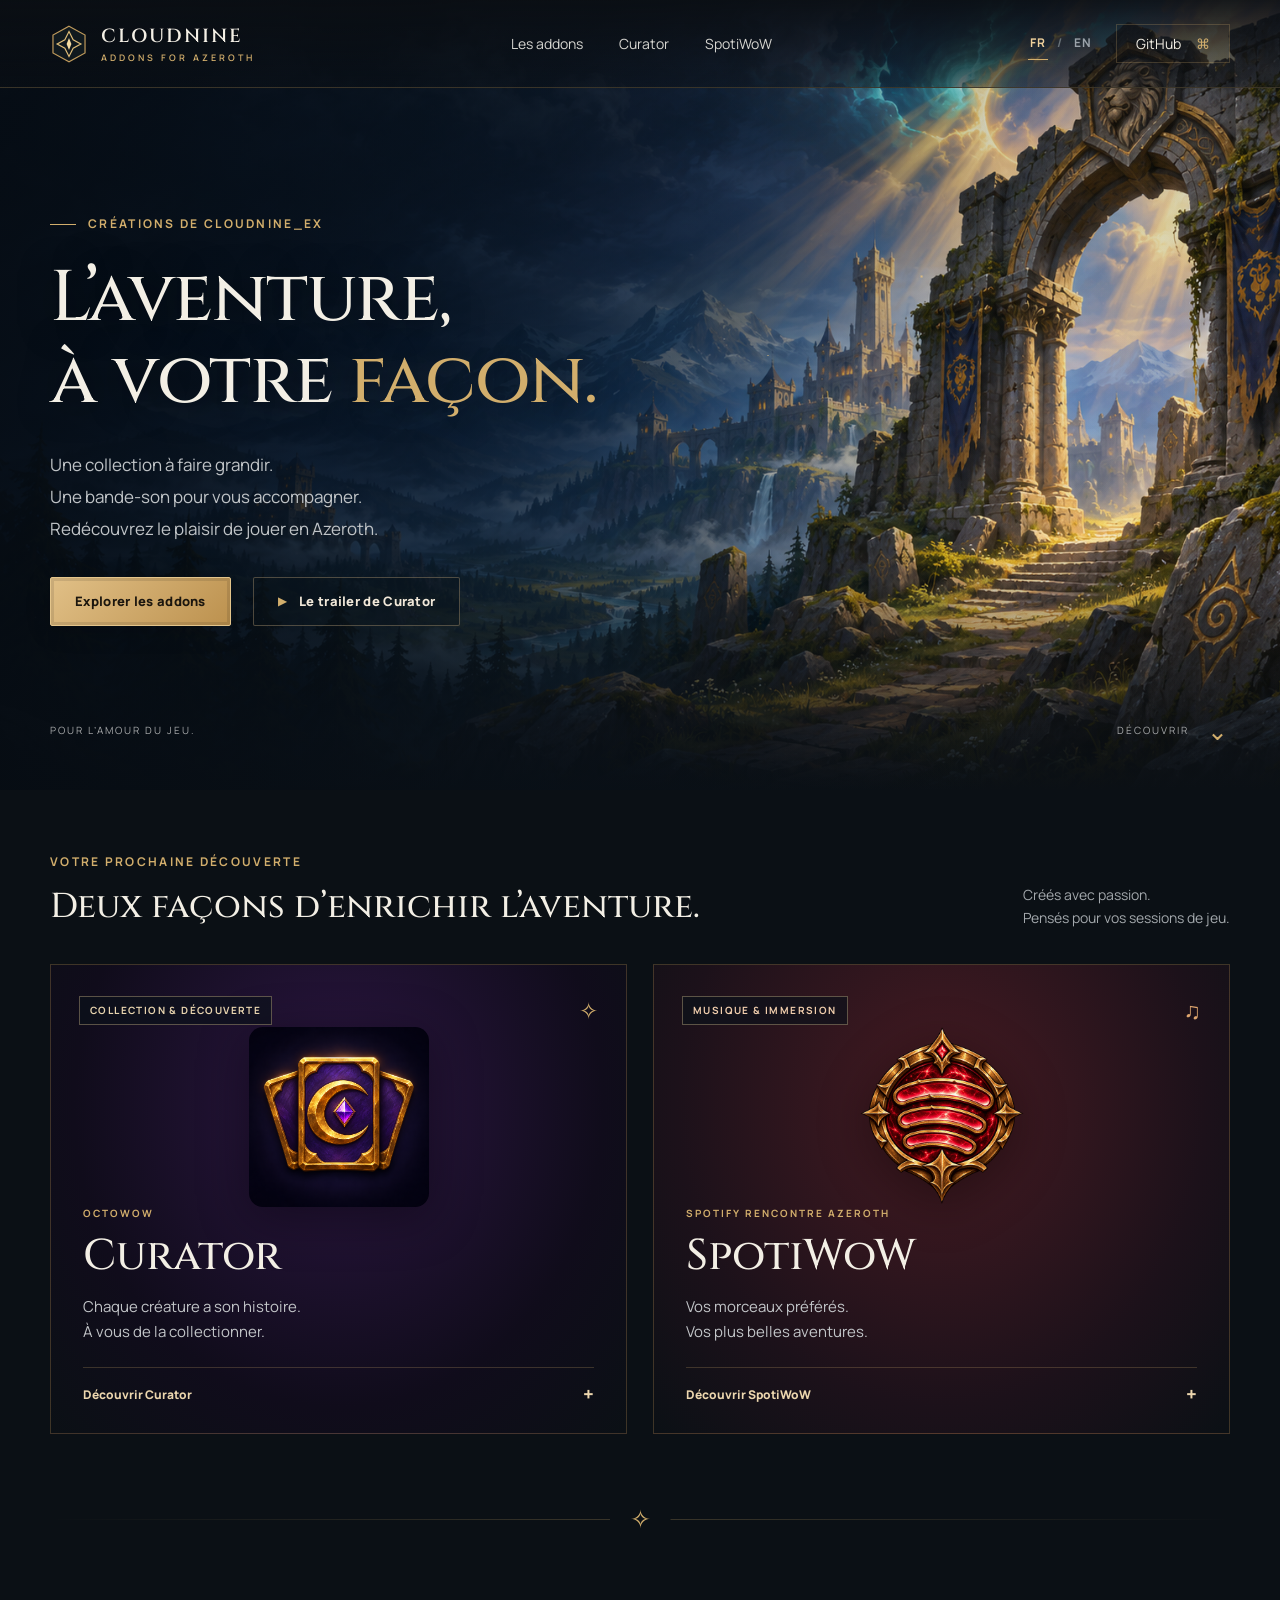
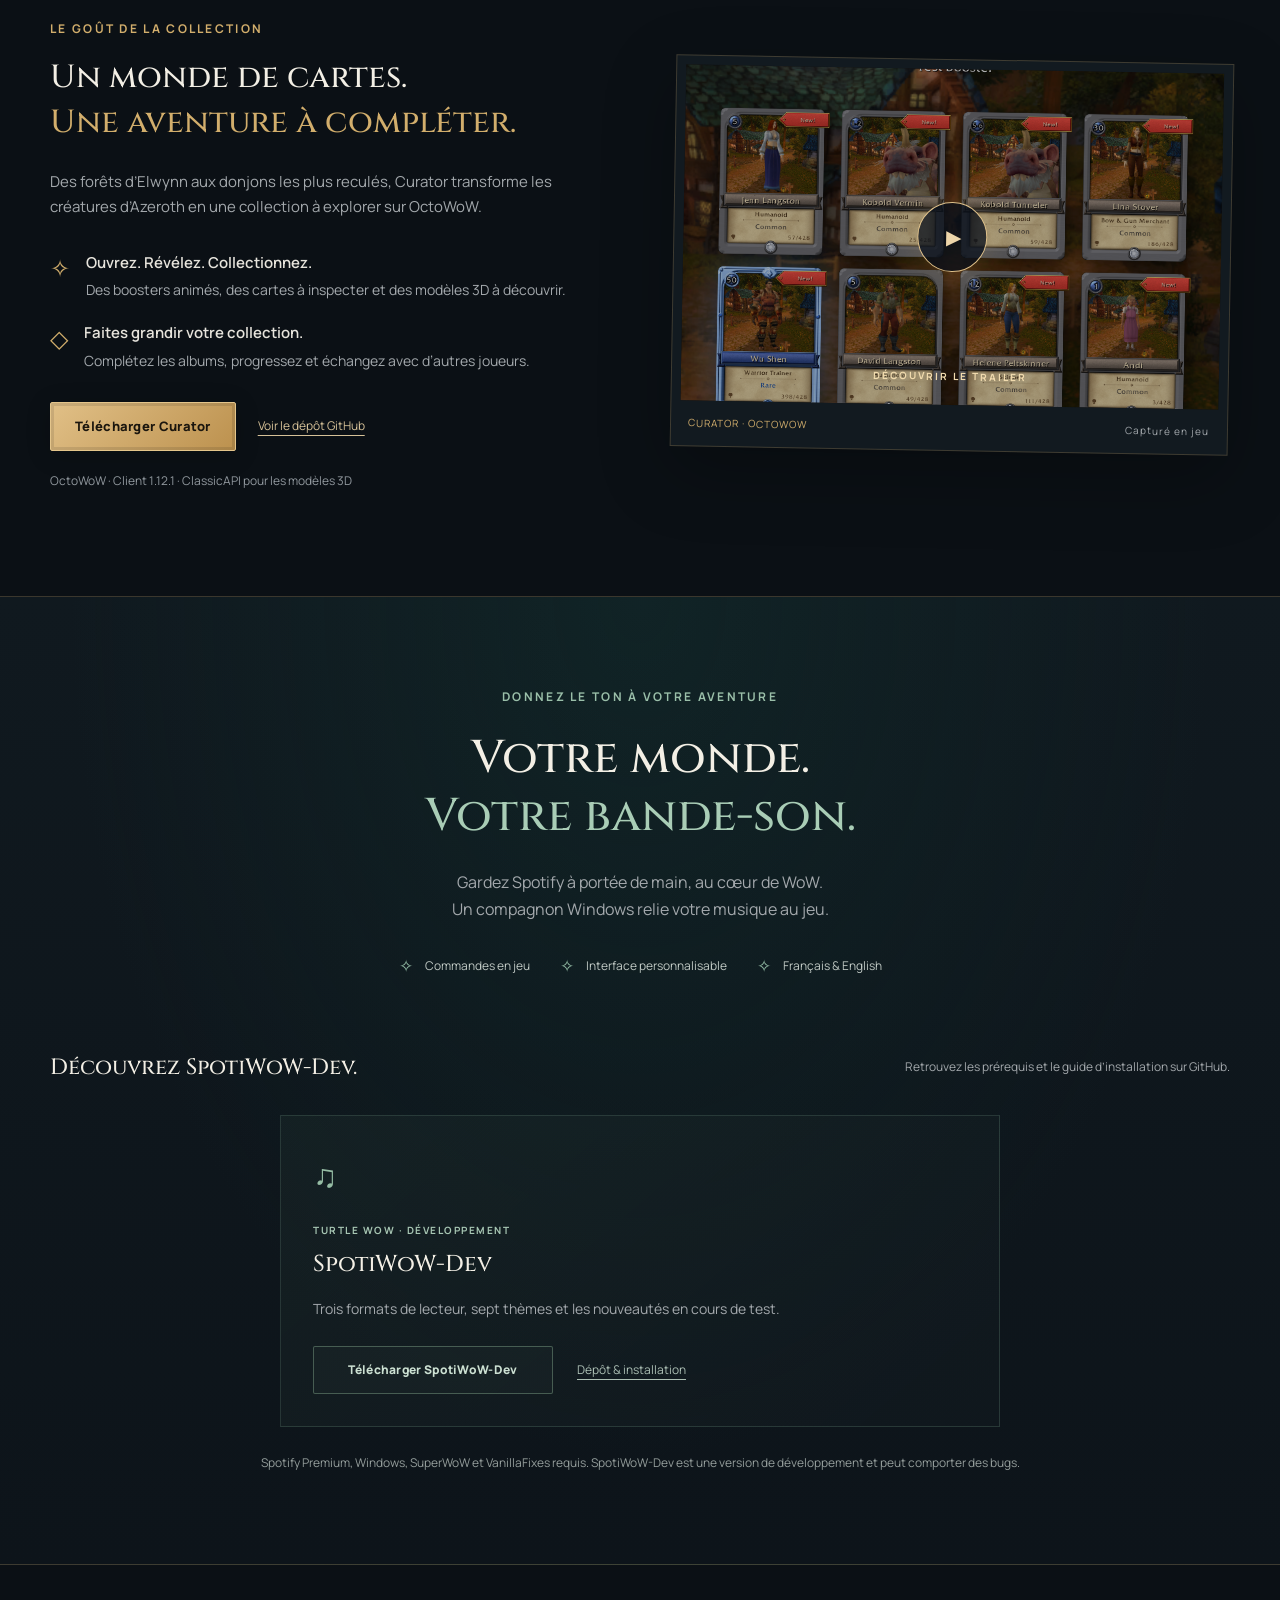
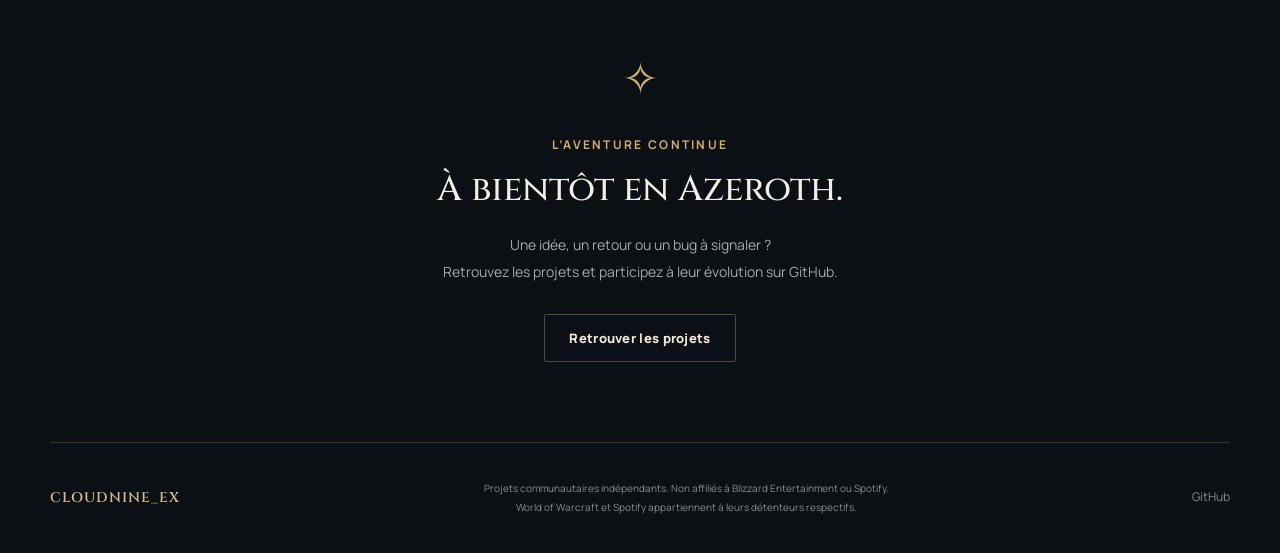
<file: index.html>
<!doctype html>
<html lang="fr">
<head>
  <meta charset="utf-8"><meta name="viewport" content="width=device-width, initial-scale=1">
  <meta name="theme-color" content="#0b1015">
  <meta name="description" content="Les addons de CloudNine_Ex pour vos aventures en Azeroth : Curator OctoWoW et SpotiWoW. Découvrez les projets, le trailer et les téléchargements.">
  <meta property="og:title" content="CloudNine_Ex — L’aventure, à votre façon."><meta property="og:description" content="Curator & SpotiWoW. Des addons faits pour enrichir vos aventures en Azeroth."><meta property="og:type" content="website">
  <title>CloudNine_Ex · Curator & SpotiWoW</title>
  <link rel="icon" href="assets/sigil.svg" type="image/svg+xml">
  <link rel="alternate" hreflang="fr" href="https://toracles.github.io/azeroth-addons/"><link rel="alternate" hreflang="en" href="https://toracles.github.io/azeroth-addons/en.html"><link rel="alternate" hreflang="x-default" href="https://toracles.github.io/azeroth-addons/">
  <link rel="stylesheet" href="style.css?v=4"><script src="script.js?v=2" defer></script>
</head>
<body>
<a class="skip" href="#addons">Aller aux addons</a>
<header class="header"><a class="brand" href="#" aria-label="CloudNine_Ex, accueil"><img src="assets/sigil.svg" width="38" height="38" alt=""><span>CLOUDNINE<span class="brand-sub">ADDONS FOR AZEROTH</span></span></a><nav aria-label="Navigation principale"><a href="#addons">Les addons</a><a href="#curator">Curator</a><a href="#spotiwow">SpotiWoW</a></nav><div class="header-tools"><div class="language-switch" role="group" aria-label="Langue du site"><a href="index.html" lang="fr" aria-current="page">FR</a><span aria-hidden="true">/</span><a href="en.html" lang="en" aria-label="Read in English">EN</a></div><a class="nav-github" href="https://github.com/Toracles" target="_blank" rel="noopener noreferrer">GitHub <span aria-hidden="true">⌘</span></a></div></header>
<main>
<section class="hero" aria-labelledby="hero-title"><div class="hero-art"></div><div class="embers" aria-hidden="true"></div><div class="hero-content wrap"><p class="eyebrow"><span></span> CRÉATIONS DE CLOUDNINE_EX</p><h1 id="hero-title">L’aventure,<br>à votre <em>façon.</em></h1><p class="hero-description">Une collection à faire grandir.<br>Une bande-son pour vous accompagner.<br>Redécouvrez le plaisir de jouer en Azeroth.</p><div class="actions"><a class="button gold" href="#addons">Explorer les addons</a><button class="button ghost" data-trailer><span class="play-small" aria-hidden="true">▶</span> Le trailer de Curator</button></div></div><div class="hero-bottom wrap"><span>POUR L’AMOUR DU JEU.</span><a href="#addons">DÉCOUVRIR <span aria-hidden="true">⌄</span></a></div></section>
<section id="addons" class="addons wrap"><div class="section-heading"><div><p class="eyebrow">VOTRE PROCHAINE DÉCOUVERTE</p><h2>Deux façons d’enrichir l’aventure.</h2></div><p>Créés avec passion.<br>Pensés pour vos sessions de jeu.</p></div><div class="tile-grid">
<a class="addon-tile curator-tile" href="#curator"><div class="tile-logo-stage"><img class="tile-logo" src="assets/curator-logo.png" alt="Logo de Curator" width="1254" height="1254"></div><div class="tile-shade"></div><div class="tile-top"><span class="tag">COLLECTION & DÉCOUVERTE</span><span class="tile-symbol" aria-hidden="true">✧</span></div><div class="tile-content"><span class="tile-kicker">OCTOWOW</span><h3>Curator</h3><p>Chaque créature a son histoire.<br>À vous de la collectionner.</p><span class="text-link">Découvrir Curator <span aria-hidden="true">+</span></span></div></a>
<a class="addon-tile spoti-tile" href="#spotiwow"><div class="tile-logo-stage"><img class="tile-logo" src="assets/spotiwow-logo.png" alt="Logo de SpotiWoW" width="256" height="256"></div><div class="tile-top"><span class="tag">MUSIQUE & IMMERSION</span><span class="tile-symbol" aria-hidden="true">♫</span></div><div class="tile-content"><span class="tile-kicker">SPOTIFY RENCONTRE AZEROTH</span><h3>SpotiWoW</h3><p>Vos morceaux préférés.<br>Vos plus belles aventures.</p><span class="text-link">Découvrir SpotiWoW <span aria-hidden="true">+</span></span></div></a></div></section>
<div class="ornament wrap" aria-hidden="true"><span>✧</span></div>
<section id="curator" class="detail wrap"><div class="detail-copy"><p class="eyebrow">LE GOÛT DE LA COLLECTION</p><h2>Un monde de cartes.<br><em>Une aventure à compléter.</em></h2><p>Des forêts d’Elwynn aux donjons les plus reculés, Curator transforme les créatures d’Azeroth en une collection à explorer sur OctoWoW.</p><div class="feature-list"><div><span aria-hidden="true">✧</span><p><strong>Ouvrez. Révélez. Collectionnez.</strong>Des boosters animés, des cartes à inspecter et des modèles 3D à découvrir.</p></div><div><span aria-hidden="true">◇</span><p><strong>Faites grandir votre collection.</strong>Complétez les albums, progressez et échangez avec d’autres joueurs.</p></div></div><div class="actions"><a class="button gold" href="https://github.com/Toracles/Curator-OctoWoW/releases/latest" target="_blank" rel="noopener noreferrer">Télécharger Curator</a><a class="repo-link" href="https://github.com/Toracles/Curator-OctoWoW" target="_blank" rel="noopener noreferrer">Voir le dépôt GitHub</a></div><p class="requirements">OctoWoW · Client 1.12.1 · ClassicAPI pour les modèles 3D</p></div><div class="trailer-card"><button class="trailer-preview" data-trailer aria-label="Regarder le trailer de Curator"><img src="assets/curator-booster.webp" alt="Aperçu de l’ouverture d’un booster Curator" loading="lazy" width="1300" height="700"><span class="play-ring" aria-hidden="true">▶</span><span class="preview-label">DÉCOUVRIR LE TRAILER</span></button><div class="media-caption"><span>CURATOR · OCTOWOW</span><span>Capturé en jeu</span></div></div></section>
<section id="spotiwow" class="spoti-section"><div class="wrap"><div class="spoti-heading"><p class="eyebrow">DONNEZ LE TON À VOTRE AVENTURE</p><h2>Votre monde.<br><em>Votre bande-son.</em></h2><p>Gardez Spotify à portée de main, au cœur de WoW.<br>Un compagnon Windows relie votre musique au jeu.</p></div><div class="spoti-features"><span>Commandes en jeu</span><span>Interface personnalisable</span><span>Français & English</span></div><div class="edition-header"><h3>Découvrez SpotiWoW-Dev.</h3><p>Retrouvez les prérequis et le guide d’installation sur GitHub.</p></div><div class="edition-grid single-edition"><article class="edition dev"><span class="edition-mark" aria-hidden="true">♫</span><p class="eyebrow">TURTLE WOW · DÉVELOPPEMENT</p><h3>SpotiWoW-Dev</h3><p>Trois formats de lecteur, sept thèmes et les nouveautés en cours de test.</p><a class="button outline" href="https://github.com/Toracles/SpotiWoW-Dev/releases/latest" target="_blank" rel="noopener noreferrer">Télécharger SpotiWoW-Dev</a><a class="repo-link" href="https://github.com/Toracles/SpotiWoW-Dev" target="_blank" rel="noopener noreferrer">Dépôt & installation</a></article></div><p class="spoti-note">Spotify Premium, Windows, SuperWoW et VanillaFixes requis. SpotiWoW-Dev est une version de développement et peut comporter des bugs.</p></div></section>
<section class="closing wrap"><span class="closing-sigil" aria-hidden="true">✧</span><p class="eyebrow">L’AVENTURE CONTINUE</p><h2>À bientôt en Azeroth.</h2><p>Une idée, un retour ou un bug à signaler ?<br>Retrouvez les projets et participez à leur évolution sur GitHub.</p><a class="button ghost" href="https://github.com/Toracles" target="_blank" rel="noopener noreferrer">Retrouver les projets</a></section>
</main><footer class="footer wrap"><a class="footer-brand" href="#">CLOUDNINE_EX</a><p>Projets communautaires indépendants. Non affiliés à Blizzard Entertainment ou Spotify.<br>World of Warcraft et Spotify appartiennent à leurs détenteurs respectifs.</p><a href="https://github.com/Toracles" target="_blank" rel="noopener noreferrer">GitHub</a></footer>
<dialog id="trailer-dialog" aria-labelledby="trailer-title"><div class="dialog-heading"><h2 id="trailer-title">Curator · Le trailer</h2><button class="close-dialog" aria-label="Fermer le trailer">✕</button></div><video controls playsinline preload="none" poster="assets/curator-booster.webp"><source src="assets/curator-trailer.mp4" type="video/mp4">Votre navigateur ne lit pas cette vidéo. <a href="assets/curator-trailer.mp4">Télécharger le trailer</a>.</video></dialog>
</body></html>
</file>
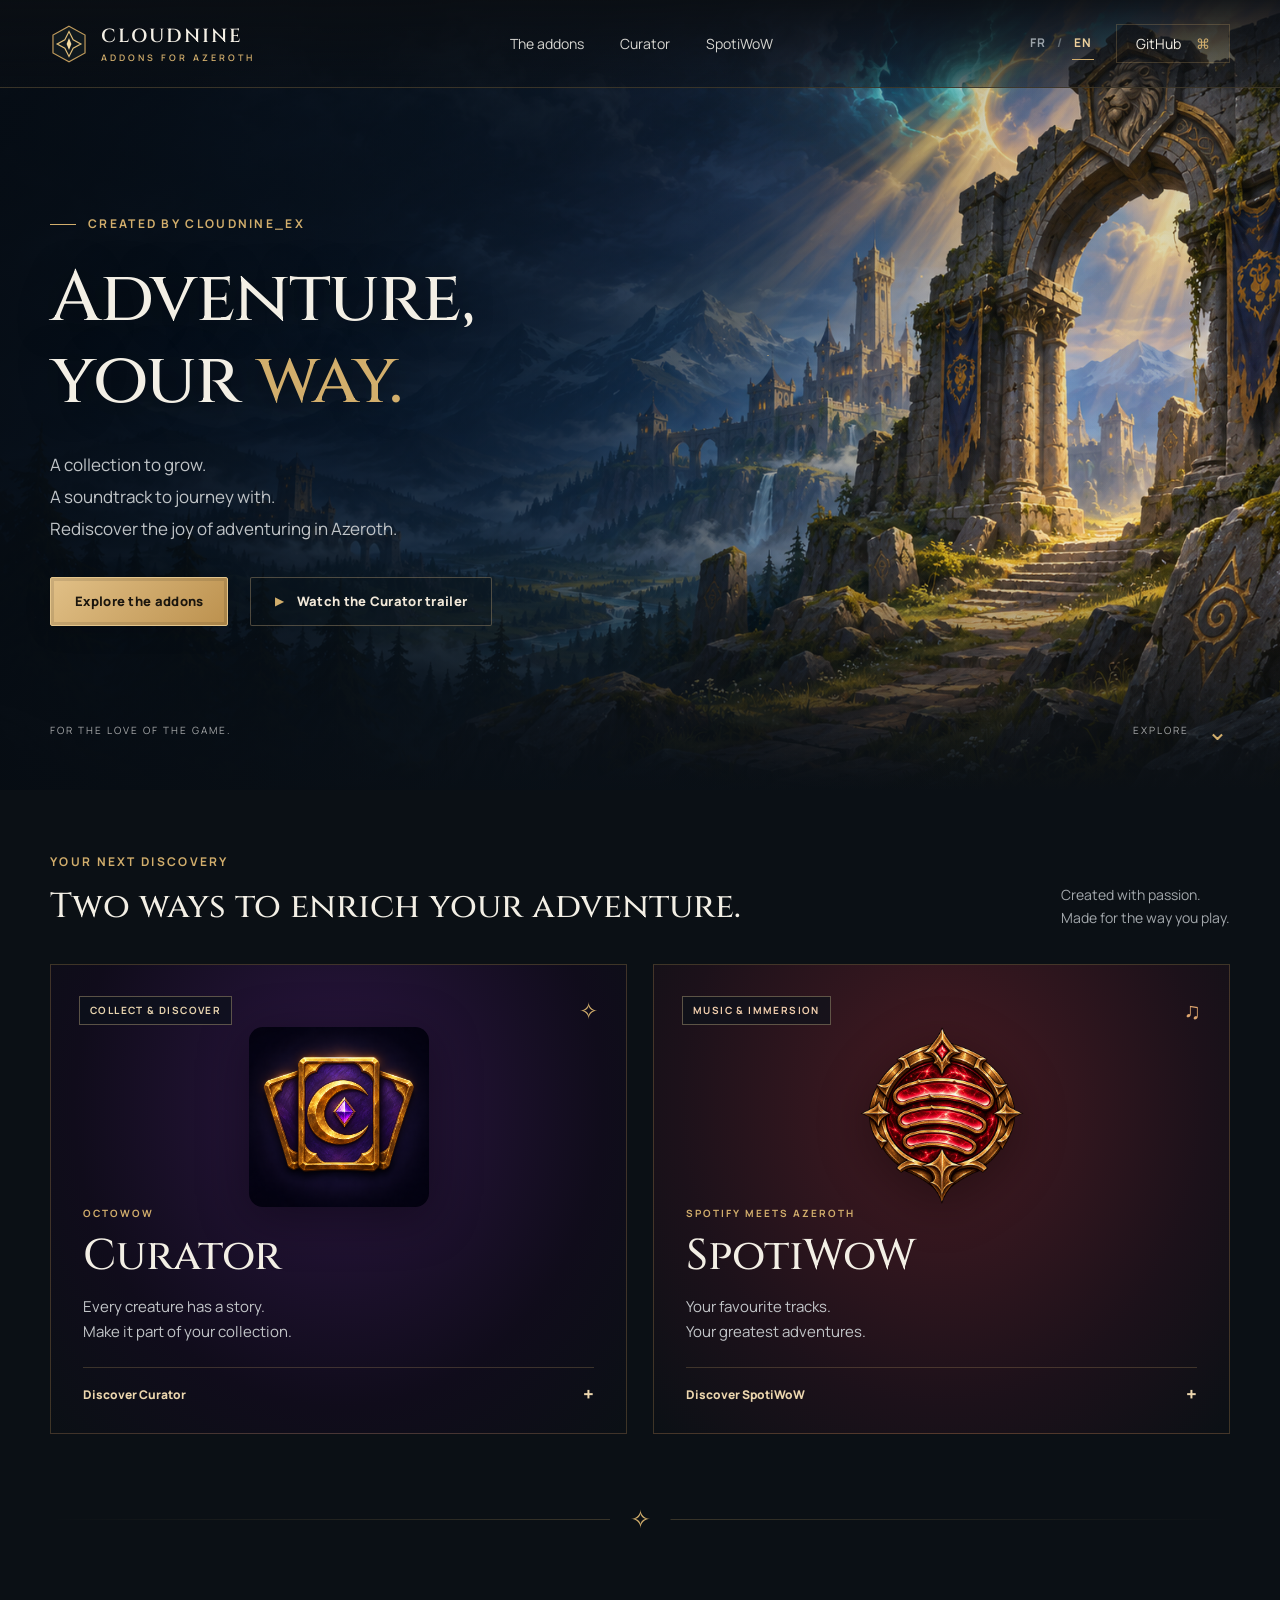
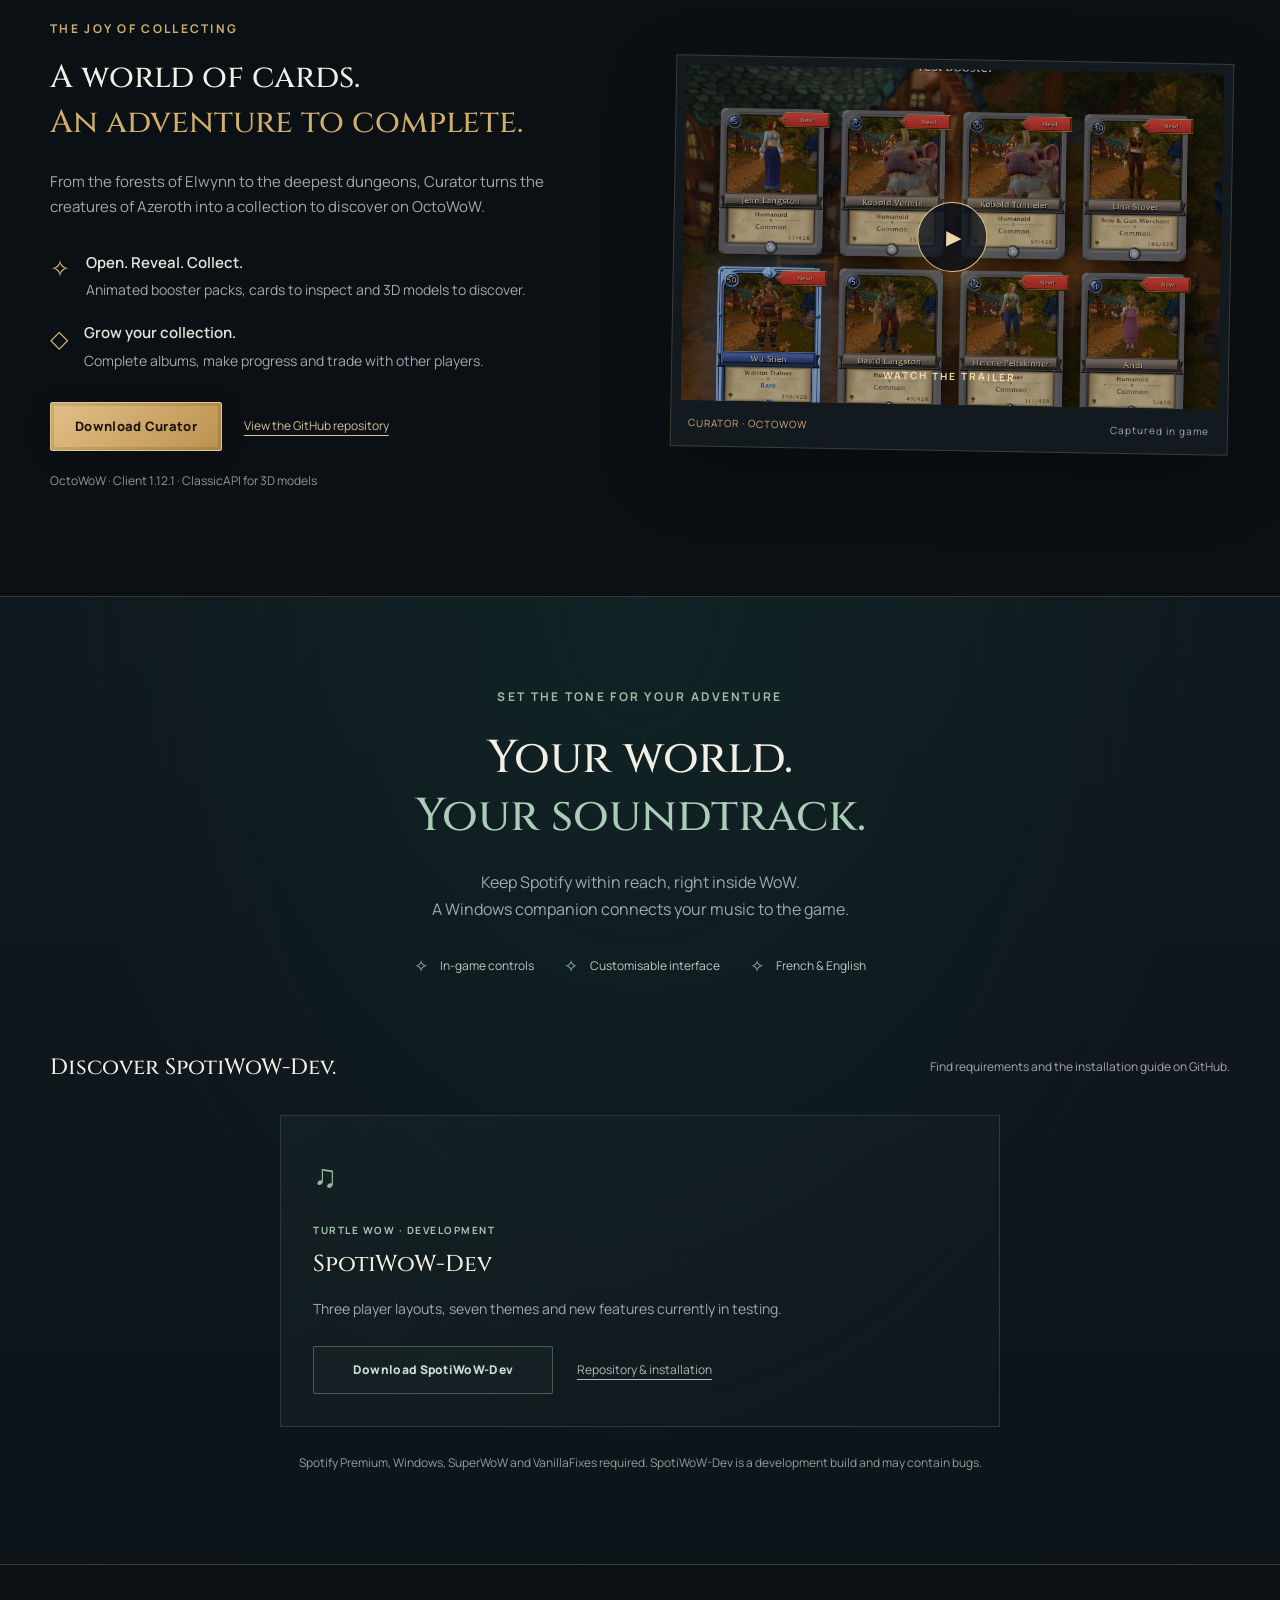
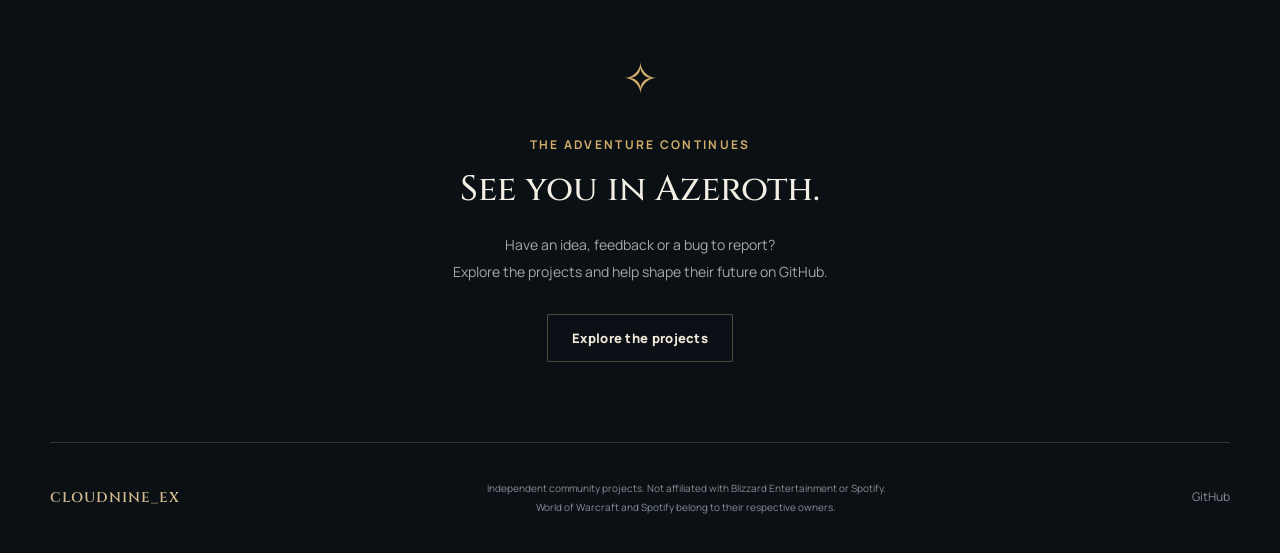
<file: en.html>
<!doctype html>
<html lang="en">
<head>
  <meta charset="utf-8"><meta name="viewport" content="width=device-width, initial-scale=1">
  <meta name="theme-color" content="#0b1015">
  <meta name="description" content="CloudNine_Ex addons for your adventures in Azeroth: Curator OctoWoW and SpotiWoW. Explore the projects, trailer and downloads.">
  <meta property="og:title" content="CloudNine_Ex — Adventure, your way."><meta property="og:description" content="Curator & SpotiWoW. Addons made to enrich your adventures in Azeroth."><meta property="og:type" content="website">
  <title>CloudNine_Ex · Curator & SpotiWoW</title>
  <link rel="icon" href="assets/sigil.svg" type="image/svg+xml">
  <link rel="alternate" hreflang="fr" href="https://toracles.github.io/azeroth-addons/"><link rel="alternate" hreflang="en" href="https://toracles.github.io/azeroth-addons/en.html"><link rel="alternate" hreflang="x-default" href="https://toracles.github.io/azeroth-addons/">
  <link rel="stylesheet" href="style.css?v=4"><script src="script.js?v=2" defer></script>
</head>
<body>
<a class="skip" href="#addons">Skip to addons</a>
<header class="header"><a class="brand" href="#" aria-label="CloudNine_Ex, home"><img src="assets/sigil.svg" width="38" height="38" alt=""><span>CLOUDNINE<span class="brand-sub">ADDONS FOR AZEROTH</span></span></a><nav aria-label="Main navigation"><a href="#addons">The addons</a><a href="#curator">Curator</a><a href="#spotiwow">SpotiWoW</a></nav><div class="header-tools"><div class="language-switch" role="group" aria-label="Site language"><a href="index.html" lang="fr" aria-label="Lire en français">FR</a><span aria-hidden="true">/</span><a href="en.html" lang="en" aria-current="page">EN</a></div><a class="nav-github" href="https://github.com/Toracles" target="_blank" rel="noopener noreferrer">GitHub <span aria-hidden="true">⌘</span></a></div></header>
<main>
<section class="hero" aria-labelledby="hero-title"><div class="hero-art"></div><div class="embers" aria-hidden="true"></div><div class="hero-content wrap"><p class="eyebrow"><span></span> CREATED BY CLOUDNINE_EX</p><h1 id="hero-title">Adventure,<br>your <em>way.</em></h1><p class="hero-description">A collection to grow.<br>A soundtrack to journey with.<br>Rediscover the joy of adventuring in Azeroth.</p><div class="actions"><a class="button gold" href="#addons">Explore the addons</a><button class="button ghost" data-trailer><span class="play-small" aria-hidden="true">▶</span> Watch the Curator trailer</button></div></div><div class="hero-bottom wrap"><span>FOR THE LOVE OF THE GAME.</span><a href="#addons">EXPLORE <span aria-hidden="true">⌄</span></a></div></section>
<section id="addons" class="addons wrap"><div class="section-heading"><div><p class="eyebrow">YOUR NEXT DISCOVERY</p><h2>Two ways to enrich your adventure.</h2></div><p>Created with passion.<br>Made for the way you play.</p></div><div class="tile-grid">
<a class="addon-tile curator-tile" href="#curator"><div class="tile-logo-stage"><img class="tile-logo" src="assets/curator-logo.png" alt="Curator logo" width="1254" height="1254"></div><div class="tile-shade"></div><div class="tile-top"><span class="tag">COLLECT & DISCOVER</span><span class="tile-symbol" aria-hidden="true">✧</span></div><div class="tile-content"><span class="tile-kicker">OCTOWOW</span><h3>Curator</h3><p>Every creature has a story.<br>Make it part of your collection.</p><span class="text-link">Discover Curator <span aria-hidden="true">+</span></span></div></a>
<a class="addon-tile spoti-tile" href="#spotiwow"><div class="tile-logo-stage"><img class="tile-logo" src="assets/spotiwow-logo.png" alt="SpotiWoW logo" width="256" height="256"></div><div class="tile-top"><span class="tag">MUSIC & IMMERSION</span><span class="tile-symbol" aria-hidden="true">♫</span></div><div class="tile-content"><span class="tile-kicker">SPOTIFY MEETS AZEROTH</span><h3>SpotiWoW</h3><p>Your favourite tracks.<br>Your greatest adventures.</p><span class="text-link">Discover SpotiWoW <span aria-hidden="true">+</span></span></div></a></div></section>
<div class="ornament wrap" aria-hidden="true"><span>✧</span></div>
<section id="curator" class="detail wrap"><div class="detail-copy"><p class="eyebrow">THE JOY OF COLLECTING</p><h2>A world of cards.<br><em>An adventure to complete.</em></h2><p>From the forests of Elwynn to the deepest dungeons, Curator turns the creatures of Azeroth into a collection to discover on OctoWoW.</p><div class="feature-list"><div><span aria-hidden="true">✧</span><p><strong>Open. Reveal. Collect.</strong>Animated booster packs, cards to inspect and 3D models to discover.</p></div><div><span aria-hidden="true">◇</span><p><strong>Grow your collection.</strong>Complete albums, make progress and trade with other players.</p></div></div><div class="actions"><a class="button gold" href="https://github.com/Toracles/Curator-OctoWoW/releases/latest" target="_blank" rel="noopener noreferrer">Download Curator</a><a class="repo-link" href="https://github.com/Toracles/Curator-OctoWoW" target="_blank" rel="noopener noreferrer">View the GitHub repository</a></div><p class="requirements">OctoWoW · Client 1.12.1 · ClassicAPI for 3D models</p></div><div class="trailer-card"><button class="trailer-preview" data-trailer aria-label="Watch the Curator trailer"><img src="assets/curator-booster.webp" alt="Preview of a Curator booster pack opening" loading="lazy" width="1300" height="700"><span class="play-ring" aria-hidden="true">▶</span><span class="preview-label">WATCH THE TRAILER</span></button><div class="media-caption"><span>CURATOR · OCTOWOW</span><span>Captured in game</span></div></div></section>
<section id="spotiwow" class="spoti-section"><div class="wrap"><div class="spoti-heading"><p class="eyebrow">SET THE TONE FOR YOUR ADVENTURE</p><h2>Your world.<br><em>Your soundtrack.</em></h2><p>Keep Spotify within reach, right inside WoW.<br>A Windows companion connects your music to the game.</p></div><div class="spoti-features"><span>In-game controls</span><span>Customisable interface</span><span>French & English</span></div><div class="edition-header"><h3>Discover SpotiWoW-Dev.</h3><p>Find requirements and the installation guide on GitHub.</p></div><div class="edition-grid single-edition"><article class="edition dev"><span class="edition-mark" aria-hidden="true">♫</span><p class="eyebrow">TURTLE WOW · DEVELOPMENT</p><h3>SpotiWoW-Dev</h3><p>Three player layouts, seven themes and new features currently in testing.</p><a class="button outline" href="https://github.com/Toracles/SpotiWoW-Dev/releases/latest" target="_blank" rel="noopener noreferrer">Download SpotiWoW-Dev</a><a class="repo-link" href="https://github.com/Toracles/SpotiWoW-Dev" target="_blank" rel="noopener noreferrer">Repository & installation</a></article></div><p class="spoti-note">Spotify Premium, Windows, SuperWoW and VanillaFixes required. SpotiWoW-Dev is a development build and may contain bugs.</p></div></section>
<section class="closing wrap"><span class="closing-sigil" aria-hidden="true">✧</span><p class="eyebrow">THE ADVENTURE CONTINUES</p><h2>See you in Azeroth.</h2><p>Have an idea, feedback or a bug to report?<br>Explore the projects and help shape their future on GitHub.</p><a class="button ghost" href="https://github.com/Toracles" target="_blank" rel="noopener noreferrer">Explore the projects</a></section>
</main><footer class="footer wrap"><a class="footer-brand" href="#">CLOUDNINE_EX</a><p>Independent community projects. Not affiliated with Blizzard Entertainment or Spotify.<br>World of Warcraft and Spotify belong to their respective owners.</p><a href="https://github.com/Toracles" target="_blank" rel="noopener noreferrer">GitHub</a></footer>
<dialog id="trailer-dialog" aria-labelledby="trailer-title"><div class="dialog-heading"><h2 id="trailer-title">Curator · The trailer</h2><button class="close-dialog" aria-label="Close the trailer">✕</button></div><video controls playsinline preload="none" poster="assets/curator-booster.webp"><source src="assets/curator-trailer.mp4" type="video/mp4">Your browser cannot play this video. <a href="assets/curator-trailer.mp4">Download the trailer</a>.</video></dialog>
</body></html>
</file>
<file: style.css>
@import url('https://fonts.googleapis.com/css2?family=Cinzel:wght@400;500;600;700&family=Manrope:wght@400;500;600;700;800&display=swap');
:root{color-scheme:dark;--bg:#0b1015;--panel:#121a20;--gold:#d2ae6c;--text:#f3efe5;--muted:#a3a8ac;--line:rgba(210,174,108,.23)}
*{box-sizing:border-box}html{scroll-behavior:smooth;scroll-padding-top:100px}body{margin:0;background:var(--bg);color:var(--text);font:16px/1.7 Manrope,Arial,sans-serif}a{color:inherit;text-decoration:none}button{font:inherit;cursor:pointer}button,a{-webkit-tap-highlight-color:transparent}button:focus-visible,a:focus-visible{outline:2px solid #f5d18b;outline-offset:5px}button{color:inherit}img{max-width:100%;display:block}.wrap{width:min(1240px,calc(100% - 100px));margin-inline:auto}.skip{position:fixed;left:20px;top:-80px;padding:12px 20px;background:var(--gold);color:#111;z-index:100}.skip:focus{top:10px}.header{height:88px;display:flex;align-items:center;justify-content:space-between;padding:0 50px;position:absolute;z-index:10;inset:0 0 auto;border-bottom:1px solid var(--line);background:linear-gradient(#0a0e13ef,#0a0e1370)}.brand{display:flex;gap:13px;align-items:center;font:600 19px Cinzel,Georgia,serif;letter-spacing:2px}.brand-sub{display:block;font:600 9px Manrope,sans-serif;letter-spacing:3px;color:var(--gold);margin-top:2px}.header nav{display:flex;gap:36px;font-size:14px;color:#d7d6d1}.header nav a:hover,.repo-link:hover,.footer a:hover{color:var(--gold)}.nav-github{border:1px solid var(--line);padding:7px 19px;font-size:14px}.nav-github span{padding-left:12px;color:var(--gold)}.hero{height:790px;min-height:700px;position:relative;isolation:isolate;display:flex;align-items:center;overflow:hidden}.hero-art{position:absolute;inset:0;z-index:-3;background:#152632 url('assets/hero.png') center 40%/cover}.hero:before{content:'';position:absolute;inset:0;z-index:-2;background:linear-gradient(90deg,rgba(6,12,19,.89),rgba(7,15,24,.55) 43%,rgba(7,15,24,.03) 78%),linear-gradient(0deg,var(--bg) 0%,transparent 30%,#07101a30)}.hero-content{padding-top:50px}.eyebrow{font-size:12px;font-weight:700;letter-spacing:2.3px;line-height:1.6;color:var(--gold);margin:0 0 24px}.hero .eyebrow{display:flex;gap:12px;align-items:center}.eyebrow>span{height:1px;width:26px;background:var(--gold)}h1,h2,h3{font-family:Cinzel,Georgia,serif;font-weight:500;line-height:1.15;margin:0}h1{font-size:clamp(52px,5.6vw,82px);letter-spacing:-1.5px;text-shadow:0 3px 35px #0008}em{font-style:normal;color:var(--gold)}.hero-description{color:#c0c4c7;font-size:17px;line-height:1.9;margin:26px 0 32px}.actions{display:flex;align-items:center;gap:22px;flex-wrap:wrap}.button{display:inline-flex;justify-content:center;align-items:center;gap:13px;min-height:48px;padding:12px 24px;border:1px solid transparent;font-size:13px;font-weight:800;letter-spacing:.3px;border-radius:2px;transition:background .2s,border-color .2s,transform .2s}.button:hover{transform:translateY(-2px)}.gold{background:linear-gradient(135deg,#e1c087,#bc914e);color:#1b160e;border-color:#e4c58b;box-shadow:inset 0 0 0 3px #0c0c0c1c,0 4px 25px #0003}.gold:hover{background:#efcf98}.ghost{background:#0b141955;border-color:#a7926e70;color:#f1e8d9}.ghost:hover{background:#b5924e20;border-color:var(--gold)}.play-small{font-size:11px;color:var(--gold)}.hero-bottom{position:absolute;bottom:38px;left:0;right:0;display:flex;justify-content:space-between;align-items:center;color:#a7a9aa;font-size:10px;letter-spacing:2px}.hero-bottom a{display:flex;gap:18px;align-items:center}.hero-bottom a span{font-size:25px;color:var(--gold)}.embers{position:absolute;inset:0;z-index:-1;pointer-events:none;background-image:radial-gradient(2px 2px at 72% 35%,#dfbc7e,transparent),radial-gradient(2px 2px at 80% 62%,#dfbc7e,transparent),radial-gradient(1px 1px at 60% 45%,#dfbc7e,transparent),radial-gradient(2px 2px at 91% 17%,#dfbc7e,transparent);animation:drift 10s ease-in-out infinite alternate}@keyframes drift{to{transform:translate(12px,-24px);opacity:.4}}
.addons{padding-block:62px 75px}.section-heading{display:flex;justify-content:space-between;gap:30px;align-items:end;margin-bottom:34px}.section-heading .eyebrow{margin-bottom:14px}h2{font-size:clamp(27px,2.7vw,39px);line-height:1.3}.section-heading>p{font-size:14px;color:var(--muted);margin:0}.tile-grid{display:grid;grid-template-columns:1fr 1fr;gap:26px;perspective:1400px}.addon-tile{height:430px;position:relative;isolation:isolate;overflow:hidden;border:1px solid #80643e70;background:#0e1920;transform:rotateX(var(--rx,0deg)) rotateY(var(--ry,0deg));transition:transform .25s,border-color .25s,box-shadow .25s}.addon-tile:after{content:'';position:absolute;inset:0;pointer-events:none;background:radial-gradient(400px circle at var(--mx,50%) var(--my,50%),#ead3a318,transparent);opacity:0;transition:opacity .3s}.addon-tile:hover{border-color:#d5ac69;box-shadow:0 15px 50px #0006}.addon-tile:hover:after{opacity:1}.addon-tile>img{position:absolute;inset:0;width:100%;height:100%;object-fit:cover;object-position:45% 35%;z-index:-3;transition:transform .6s;filter:saturate(.8)}.addon-tile:hover>img{transform:scale(1.05)}.tile-shade{position:absolute;inset:0;background:linear-gradient(0deg,#080f17 0%,#080f17b0 39%,#080f1720 75%,#080f1770);z-index:-1}.tile-top{display:flex;justify-content:space-between;align-items:center;position:absolute;inset:26px 28px auto}.tag{border:1px solid #dac39060;color:#e8d4af;background:#0b111aac;padding:5px 10px;font-size:10px;font-weight:700;letter-spacing:1.4px}.tile-symbol{font-size:23px;color:var(--gold)}.tile-content{position:absolute;inset:auto 32px 28px}.tile-kicker{font-size:10px;font-weight:700;letter-spacing:2px;color:var(--gold)}.tile-content h3{font-size:43px;margin-top:7px}.tile-content p{font-size:15px;line-height:1.7;color:#c2c5c8;margin:12px 0 22px}.text-link{font-size:12px;font-weight:800;display:flex;justify-content:space-between;padding-top:17px;border-top:1px solid var(--line);color:#ecd6ae}.text-link>span{font-size:19px;line-height:1}.spoti-tile{background:radial-gradient(ellipse at 65% 25%,#12493c,#0c2026 50%,#0b121b)}.spoti-art{position:absolute;inset:0;z-index:-2;overflow:hidden}.spoti-art:after{content:'';position:absolute;inset:0;background:linear-gradient(0deg,#09121c 3%,transparent 80%)}.music-rune{position:absolute;top:13%;right:21%;font:130px Georgia,serif;color:#9ed5b5;text-shadow:0 0 60px #4bffb060;transform:rotate(-12deg)}.orbit{position:absolute;top:-75px;right:-20px;width:390px;height:390px;border:1px solid #95d4b335;border-radius:50%;box-shadow:0 0 0 25px #79ad9820,0 0 0 55px #79ad9809}.orbit-two{top:-45px;right:10px;width:330px;height:330px;border-style:dashed;animation:orbit 90s linear infinite}@keyframes orbit{to{transform:rotate(360deg)}}.waveform{display:flex;position:absolute;right:10%;top:49%;gap:5px;align-items:center;height:50px;transform:rotate(-10deg);opacity:.6}.waveform i{display:block;width:3px;height:20px;background:#8bc5a5;animation:bars 1.8s ease-in-out infinite alternate}.waveform i:nth-child(3n){height:44px;animation-delay:-.8s}.waveform i:nth-child(2n){height:32px;animation-delay:-.3s}.waveform i:nth-child(4n){height:12px;animation-delay:-1.2s}@keyframes bars{to{transform:scaleY(.35)}}.ornament{height:20px;display:flex;align-items:center;gap:20px;color:var(--gold)}.ornament:before,.ornament:after{content:'';height:1px;flex:1;background:linear-gradient(90deg,transparent,var(--line))}.ornament:after{transform:rotate(180deg)}.ornament span{font-size:25px}.detail{display:grid;grid-template-columns:1fr 1fr;gap:65px;align-items:center;padding-block:90px 105px}.detail .eyebrow{margin-bottom:18px}.detail h2{font-size:32px;line-height:1.4}.detail-copy>p:not(.eyebrow):not(.requirements){color:var(--muted);font-size:15px;margin:23px 0}.feature-list{margin:30px 0}.feature-list>div{display:flex;gap:16px;align-items:start;margin:18px 0}.feature-list>div>span{color:var(--gold);font-size:24px;line-height:1.5}.feature-list p{margin:0;color:var(--muted);font-size:14px}.feature-list strong{display:block;color:#e7e4dc;font-size:15px;font-weight:600;margin-bottom:3px}.repo-link{font-size:12px;color:#d6c198;text-decoration:underline;text-underline-offset:5px}.requirements{font-size:12px;color:#91989e;margin:20px 0 0}.trailer-card{border:1px solid var(--line);padding:9px;background:#121a20;box-shadow:0 24px 70px #0004;transform:rotate(1deg)}.trailer-preview{position:relative;display:block;border:0;padding:0;width:100%;background:#111;overflow:hidden;aspect-ratio:16/10}.trailer-preview img{height:100%;width:100%;object-fit:cover;filter:brightness(.7);transition:transform .5s,filter .5s}.trailer-preview:hover img{transform:scale(1.04);filter:brightness(.9)}.play-ring{position:absolute;top:50%;left:50%;transform:translate(-50%,-50%);display:grid;place-items:center;width:70px;height:70px;border-radius:50%;border:1px solid #dec08a;background:#0a111bc0;color:#edd5a9;font-size:20px;padding-left:3px;box-shadow:0 0 40px #cfa75c40}.preview-label{position:absolute;bottom:20px;left:0;right:0;font-size:10px;font-weight:700;letter-spacing:2px;color:#f1dbae}.media-caption{display:flex;justify-content:space-between;font-size:10px;letter-spacing:1px;padding:14px 8px 5px;color:var(--muted)}.media-caption span:first-child{color:var(--gold)}
.spoti-section{position:relative;padding-block:90px;background:radial-gradient(ellipse at 50% 0%,#11333066,transparent 63%),linear-gradient(#10191f,#0d141a);border-block:1px solid var(--line)}.spoti-heading{text-align:center}.spoti-heading .eyebrow{color:#9abfa9}.spoti-heading h2{font-size:46px;line-height:1.25}.spoti-heading em{color:#a9cdb6}.spoti-heading>p:last-child{color:var(--muted);margin:24px 0}.spoti-features{display:flex;gap:30px;justify-content:center;margin:28px 0 65px;color:#c0c9c4;font-size:12px}.spoti-features span{display:flex;align-items:center;gap:12px}.spoti-features span:before{content:'✧';color:#95bea7;font-size:17px}.edition-header{display:flex;justify-content:space-between;align-items:center;margin-bottom:25px;gap:20px}.edition-header h3{font-size:22px}.edition-header p{color:var(--muted);font-size:12px}.edition-grid{display:grid;grid-template-columns:repeat(3,1fr);gap:20px}.edition{position:relative;padding:32px 26px;background:linear-gradient(140deg,#20312f55,#121a2070);border:1px solid #84ad9633;transition:transform .25s,border-color .25s}.edition:hover{transform:translateY(-5px);border-color:#9cc6ac88}.edition .eyebrow{font-size:10px;letter-spacing:1.5px;color:#a7c6b3;margin-bottom:14px}.edition-mark{display:block;font-size:32px;color:#95bca4;margin-bottom:20px}.edition h3{font-size:23px}.edition>p:not(.eyebrow){color:var(--muted);font-size:14px;min-height:72px;margin-block:18px 26px}.outline{width:100%;border-color:#79998080;background:#8bb89c0a;color:#cce0d2;font-size:12px}.outline:hover{background:#8bb89c20;border-color:#8bb89c}.edition .repo-link{display:block;text-align:center;margin-top:18px;color:#acbfb4}.spoti-note{color:#949d9b;text-align:center;font-size:12px;margin:26px 0 0}.closing{text-align:center;padding-block:75px 80px}.closing-sigil{font-size:44px;color:var(--gold);display:block;margin-bottom:20px}.closing .eyebrow{margin-bottom:13px}.closing h2{font-size:35px}.closing p:not(.eyebrow){color:var(--muted);font-size:14px;line-height:1.9;margin:20px 0 28px}.footer{border-top:1px solid var(--line);display:flex;align-items:center;justify-content:space-between;gap:30px;padding-block:26px;color:#858d94}.footer-brand{font:600 14px Cinzel,Georgia,serif;color:#d5bd91;letter-spacing:1px}.footer p{font-size:10px;line-height:1.9;text-align:center}.footer>a:last-child{font-size:12px}dialog{padding:0;border:1px solid var(--gold);background:#0b1015;color:var(--text);width:min(1050px,95vw);max-height:94dvh;box-shadow:0 0 100px #000c}dialog::backdrop{background:#02060de8;backdrop-filter:blur(7px)}.dialog-heading{display:flex;align-items:center;justify-content:space-between;padding:13px 20px;border-bottom:1px solid var(--line)}.dialog-heading h2{font-size:17px}.close-dialog{border:0;background:transparent;font-size:21px;width:40px;height:40px;color:var(--gold)}dialog video{display:block;width:100%;max-height:calc(94dvh - 70px)}
@media(min-width:1600px){.hero{height:850px}.header{padding-inline:max(50px,calc((100vw - 1400px)/2))}}@media(max-width:1000px){.wrap{width:calc(100% - 60px)}.header{padding-inline:30px}.header nav{gap:22px}.detail{gap:30px}.detail h2{font-size:27px}.tile-content h3{font-size:36px}.edition{padding:25px 20px}.edition h3{font-size:20px}.edition>p:not(.eyebrow){min-height:96px}}@media(max-width:700px){html{scroll-padding-top:24px}.wrap{width:calc(100% - 36px)}.header{height:76px;padding-inline:18px}.brand{font-size:15px;letter-spacing:1px;gap:9px}.brand img{width:30px}.brand-sub{font-size:8px;letter-spacing:1.6px}.header nav{display:none}.nav-github{padding:7px 12px;font-size:12px}.nav-github span{display:none}.hero{height:730px;min-height:0}.hero-art{background-position:63% center}.hero:before{background:linear-gradient(90deg,#06101de0,#07101a73),linear-gradient(0deg,var(--bg),transparent 35%)}.hero-content{padding-top:30px}h1{font-size:54px;line-height:1.15}.hero .eyebrow{font-size:10px;letter-spacing:1.7px}.hero-description{font-size:15px}.actions{gap:14px}.hero .actions{align-items:start;flex-direction:column}.hero-bottom{font-size:8px;letter-spacing:1.5px;bottom:22px}.hero-bottom a{gap:10px}.addons{padding-block:42px}.section-heading{display:block;margin-bottom:25px}.section-heading>p{margin-top:16px}.section-heading h2{font-size:27px}.eyebrow{font-size:10px;letter-spacing:1.6px}.tile-grid{grid-template-columns:1fr;gap:20px}.addon-tile{height:390px}.tile-top{inset:23px 24px auto}.tile-content{inset:auto 26px 24px}.tile-content h3{font-size:37px}.detail{grid-template-columns:1fr;padding-block:55px;gap:35px}.detail h2{font-size:29px}.detail .actions{gap:18px}.detail-copy>p:not(.eyebrow):not(.requirements){font-size:14px}.trailer-card{transform:none}.spoti-section{padding-block:55px}.spoti-heading h2{font-size:36px}.spoti-heading>p:last-child{font-size:14px}.spoti-features{gap:8px 20px;flex-wrap:wrap;margin-bottom:40px;font-size:11px}.edition-header{display:block;margin-bottom:20px}.edition-header p{margin-top:12px}.edition-grid{grid-template-columns:1fr;gap:18px}.edition{padding:26px}.edition-mark{position:absolute;right:26px;top:26px;font-size:27px}.edition .eyebrow{padding-right:35px}.edition h3{font-size:24px}.edition>p:not(.eyebrow){min-height:0;margin:16px 0 22px}.spoti-note{font-size:11px;line-height:1.9}.closing{padding-block:50px}.closing h2{font-size:29px}.footer{flex-wrap:wrap;justify-content:space-between;gap:12px}.footer p{order:3;text-align:left;width:100%;font-size:10px}.tag{font-size:9px}.requirements{font-size:11px}}@media(prefers-reduced-motion:reduce){html{scroll-behavior:auto}*,*:before,*:after{animation:none!important;transition:none!important}.addon-tile{transform:none!important}}


/* Addon branding and bilingual navigation. */
.header-tools{display:flex;align-items:center;gap:22px}.language-switch{display:flex;align-items:center;gap:9px;font-size:12px;font-weight:700;letter-spacing:1px}.language-switch span{color:#687177}.language-switch a{color:#9ba3aa;padding:6px 2px}.language-switch a[aria-current=page]{color:#efd19c;border-bottom:1px solid var(--gold)}.language-switch a:hover{color:#fff}.curator-tile{background:radial-gradient(ellipse at 50% 30%,#2c1642,#100c1b 65%,#0b1015)}.spoti-tile{background:radial-gradient(ellipse at 50% 30%,#471b22,#1c111a 65%,#0b1015)}.tile-logo-stage{position:absolute;inset:60px 0 auto;height:190px;display:flex;justify-content:center;align-items:center;z-index:-2}.tile-logo-stage .tile-logo{height:190px;width:190px;object-fit:contain;filter:drop-shadow(0 10px 25px #0006);transition:transform .5s}.addon-tile:hover .tile-logo{transform:translateY(-5px) scale(1.04)}.curator-tile .tile-logo{border-radius:14px}.spoti-tile .tile-top .tag{color:#f1cead}.spoti-tile .tile-top .tile-symbol{color:#dfa66e}
@media(max-width:1000px){.header-tools{gap:14px}.header nav{gap:18px}}@media(max-width:700px){.header-tools{gap:12px}.language-switch{font-size:11px;gap:7px}.nav-github{padding:5px 9px;font-size:11px}.brand{font-size:14px}.brand-sub{font-size:7px}.tile-logo-stage{top:53px;height:170px}.tile-logo-stage .tile-logo{height:170px;width:170px}}
.addon-tile{height:470px}.tile-logo-stage{top:62px;height:180px}.tile-logo-stage .tile-logo{height:180px;width:180px}.curator-tile .tile-logo{mix-blend-mode:screen}.curator-tile .tile-shade{display:none}@media(max-width:700px){.addon-tile{height:430px}.tile-logo-stage{top:55px;height:150px}.tile-logo-stage .tile-logo{height:150px;width:150px}}

.single-edition{grid-template-columns:minmax(0,720px);justify-content:center}.single-edition .edition{padding:32px}.single-edition .edition>p:not(.eyebrow){min-height:0}.single-edition .edition .button{width:auto;min-width:240px}.single-edition .edition .repo-link{display:inline-block;margin:0 0 0 24px}@media(max-width:700px){.single-edition .edition{padding:26px}.single-edition .edition .button{width:100%;min-width:0}.single-edition .edition .repo-link{display:block;margin:18px 0 0}}
</file>
